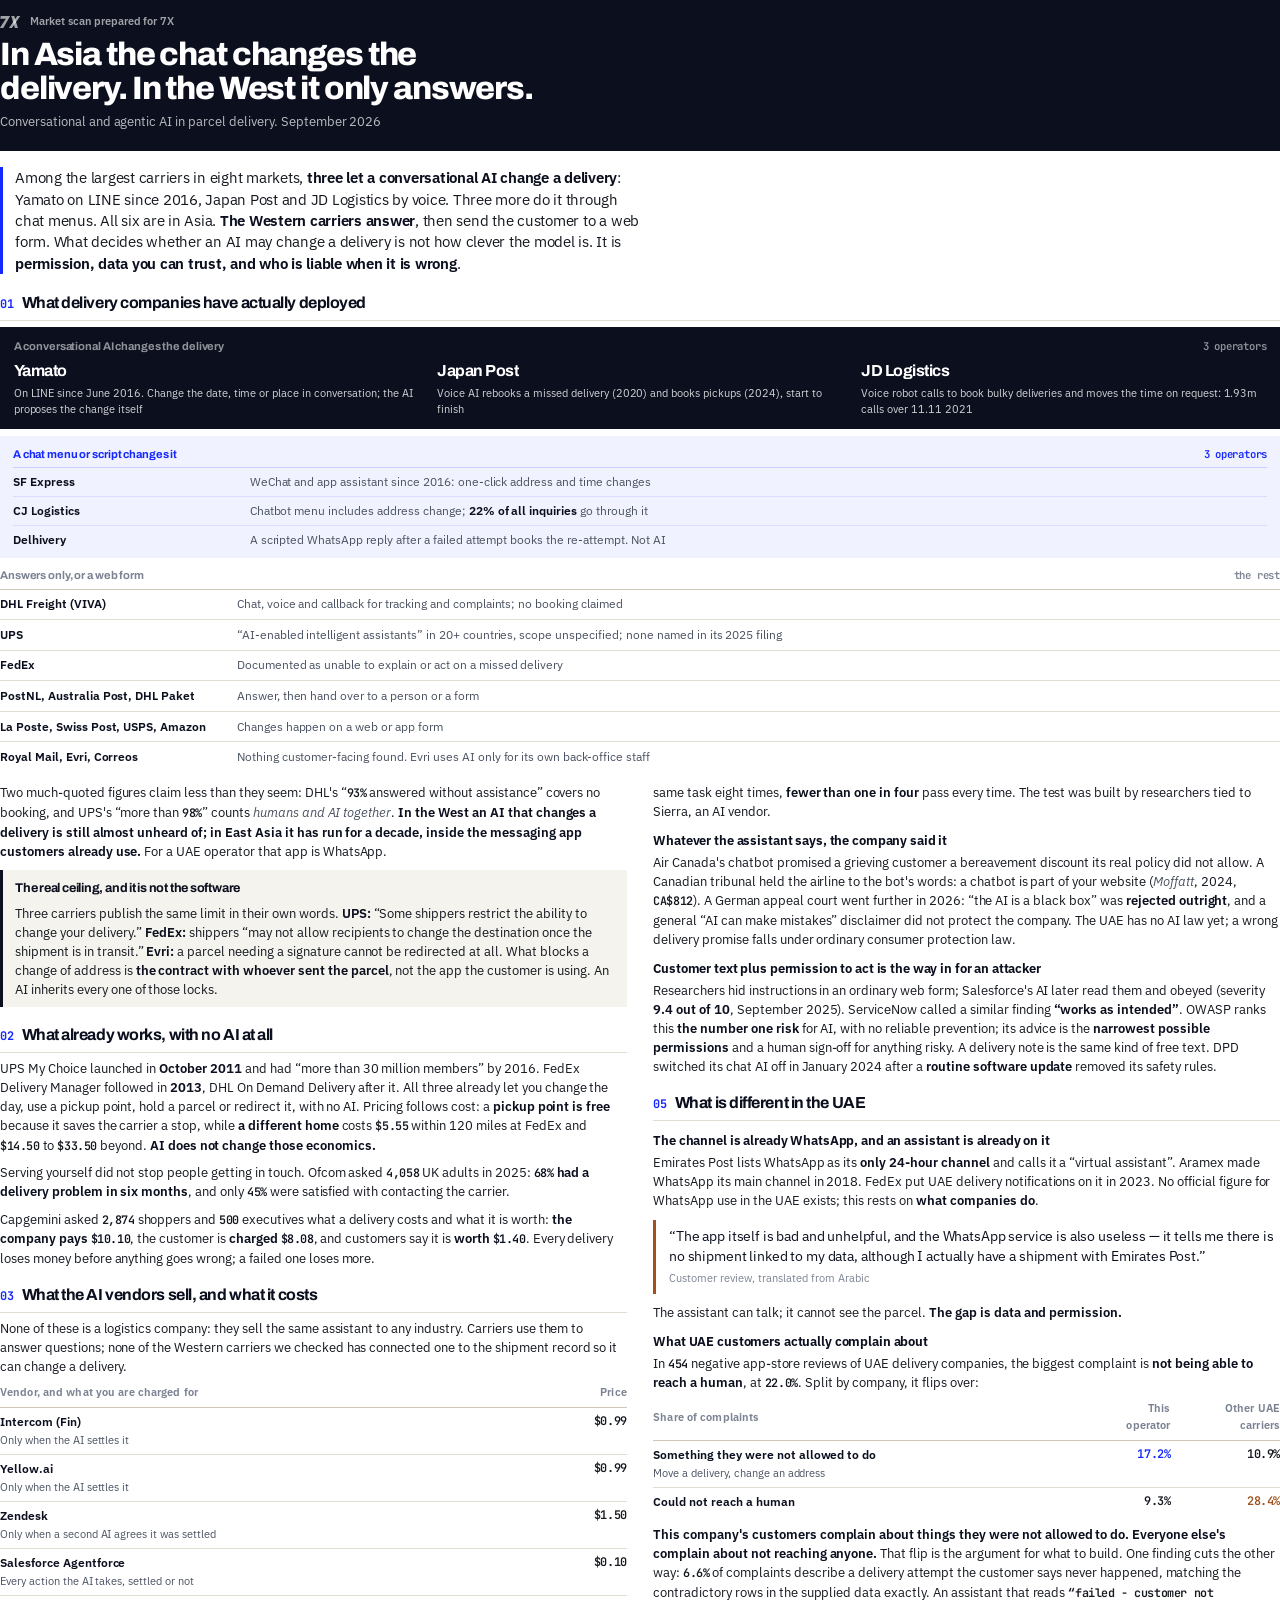
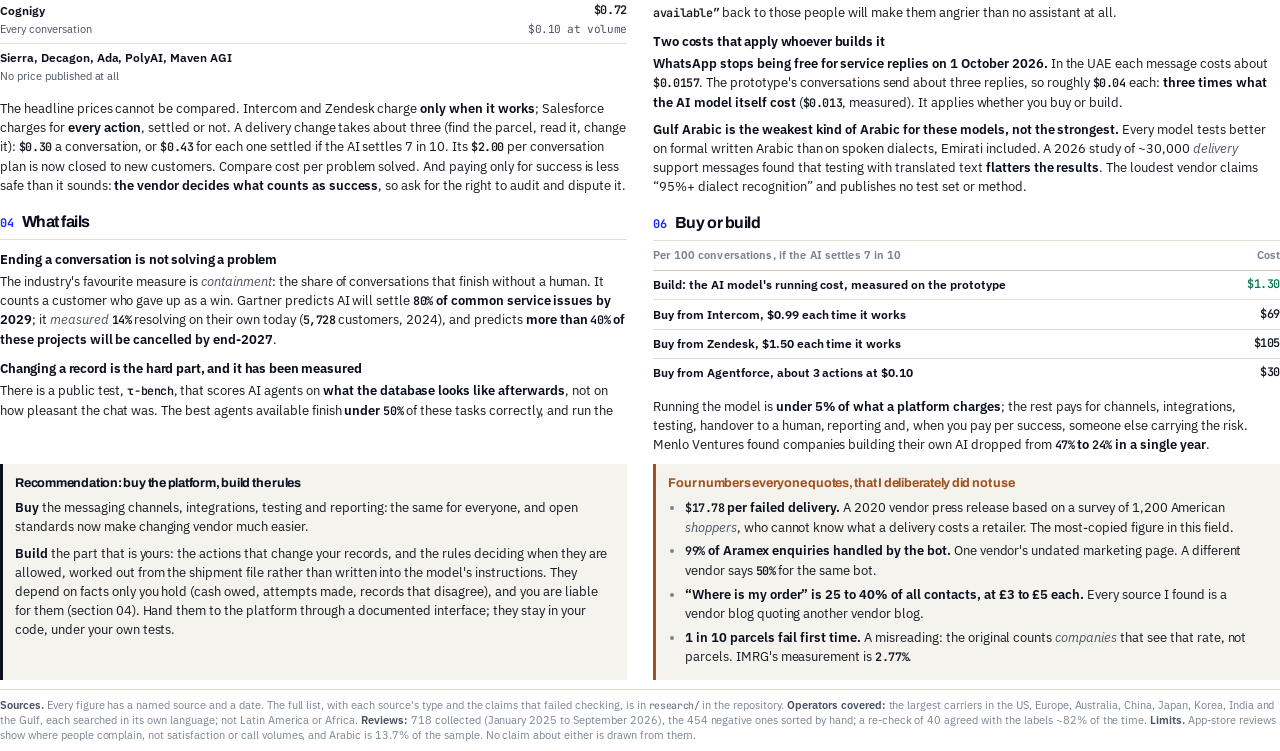
<file: docs/market-scan.html>
<!doctype html>
<html lang="en">
<head>
<meta charset="utf-8">
<title>Market scan: conversational and agentic AI in parcel delivery</title>
<link rel="preconnect" href="https://fonts.googleapis.com">
<link rel="preconnect" href="https://fonts.gstatic.com" crossorigin>
<link rel="stylesheet" href="https://fonts.googleapis.com/css2?family=Archivo:wght@600;700;800&family=IBM+Plex+Sans:wght@400..700&family=JetBrains+Mono:wght@400..700&display=swap">
<style>
/* ============================================================================
   Market scan, printed to PDF at A4.

   Same system as the product it accompanies: Archivo for the display voice,
   IBM Plex Sans for reading, JetBrains Mono for anything that is a figure.
   The page stays white -- this document may be printed, and a full-bleed tint
   is a cartridge tax -- so the paper ground appears only in the pull-outs.

   Two decisions drive the layout, and one measurement drives both.

   1. Two columns, not one. What makes a document tiring is the measure, not
      the point size: the eye has to find the next line. A single column on A4
      is 180mm, which is about 130 characters at this size, nearly twice what
      is comfortable. Narrowing one column would waste a quarter of every page
      and push the document past the brief's three-page cap. Two columns of
      88mm give 62 characters, and let the type go UP to 9.5pt rather than down.

   2. Section 01 is the argument as a shape. The whole document turns on a
      binary -- one operator changes a delivery, eight do not -- so that is one
      solid block against five hairlines, spanning both columns. A reader
      should get the thesis before reading a sentence of it.

   Data that will not survive a narrow column spans the full width; prose never
   does. That split is the rule: columns are for reading, full width is for
   looking things up.
   ============================================================================ */

@page { size: A4; margin: 11mm 14mm 11mm; }

:root {
  --ink:      #0b0f1e;
  --text:     #14181f;
  --soft:     #4a5261;
  --faint:    #7b8393;
  --brand:    #1428ff;
  --paper:    #F5F3EE;
  --rule:     #E2DDD2;
  --rule-2:   #CFC8B9;
  --ok:       #0b7a50;
  --clay:     #a0511f;
}

* { box-sizing: border-box; }

html { -webkit-print-color-adjust: exact; print-color-adjust: exact; }

body {
  margin: 0; background: #fff; color: var(--text);
  font-family: "IBM Plex Sans", system-ui, sans-serif;
  font-size: 9.5pt; line-height: 1.5; letter-spacing: -.002em;
  -webkit-font-smoothing: antialiased;
}

/* ---------------------------------------------------------------- masthead */
.mast {
  background: var(--ink); color: #fff; margin: -2mm -14mm 4.4mm; padding: 5.5mm 14mm 5mm;
}
.mast .kick {
  font-size: 8.4pt; font-weight: 600; color: rgba(255,255,255,.62);
  display: flex; gap: 9px; align-items: center; margin-bottom: 8px;
}
.mast .kick svg { height: 12px; width: auto; }
.mast h1 {
  font-family: Archivo, sans-serif; font-weight: 800; font-size: 24.3pt;
  letter-spacing: -.035em; line-height: 1.04; margin: 0 0 7px; max-width: 18em;
}
.mast .sub { font-size: 9.7pt; color: rgba(255,255,255,.72); margin: 0; }

/* ------------------------------------------------------------ the columns */
/* `balance` evens out the last page only; earlier pages still fill top to bottom.
   `auto` would fill every page and leave the final page badly lopsided. */
.cols { column-count: 2; column-gap: 7mm; column-fill: balance; }
.span { column-span: all; }

/* ---------------------------------------------------------------- the lead */
.lead {
  font-size: 11.6pt; line-height: 1.38; letter-spacing: -.016em; margin: 0 0 4.4mm;
  padding-left: 12px; border-left: 3px solid var(--brand); max-width: 42em;
}
.lead b { font-weight: 640; }

/* ---------------------------------------------------------------- sections */
h2 {
  font-family: Archivo, sans-serif; font-weight: 700; font-size: 12pt;
  letter-spacing: -.028em; margin: 4mm 0 1.6mm; color: var(--ink);
  padding-bottom: 1.4mm; border-bottom: 1px solid var(--rule);
  display: flex; align-items: baseline; gap: 8px; break-after: avoid;
}
h2 .n {
  font-family: "JetBrains Mono", monospace; font-size: 8.9pt; font-weight: 700;
  color: var(--brand); letter-spacing: -.02em;
}
h2.span { margin-top: 2mm; }
h3 { font-size: 9.5pt; font-weight: 660; margin: 2.6mm 0 .8mm; color: var(--ink);
     letter-spacing: -.01em; break-after: avoid; }

/* A heading that drops one word onto a second line looks like an accident. */
h2, h3, .box .lbl, .mast h1 { text-wrap: balance; }
p { margin: 0 0 2mm; }
b, strong { font-weight: 620; color: var(--ink); }
em { font-style: italic; color: var(--soft); }

/* Figures are records: they take the record face wherever they appear inline. */
.f { font-family: "JetBrains Mono", monospace; font-weight: 600; letter-spacing: -.035em;
     font-size: .93em; }

/* ------------------------------------------------- section 01, the binary */
.split { margin: 1mm 0 3mm; break-inside: avoid; }

.tag {
  display: flex; justify-content: space-between; align-items: baseline;
  font-family: Archivo, sans-serif; font-weight: 700; font-size: 8.4pt;
  letter-spacing: -.01em;
}
.tag .ct { font-family: "JetBrains Mono", monospace; font-weight: 600; font-size: 8pt;
           letter-spacing: -.02em; }

/* The one that acts, and the only solid thing on the page after the masthead. */
.acts { background: var(--ink); color: #fff; padding: 3mm 3.6mm 3.2mm; }
.acts .tag { color: rgba(255,255,255,.55); margin-bottom: 2mm; }
.acts .who {
  font-family: Archivo, sans-serif; font-weight: 700; font-size: 15.8pt;
  letter-spacing: -.032em; line-height: 1; margin-bottom: 1.6mm;
}
.acts .what { color: rgba(255,255,255,.82); font-size: 9.1pt; max-width: 52em; }

/* The eight that do not. Hairlines, so the block above carries all the weight. */
/* Tier 1 holds three operators side by side; tier 2 sits between the solid block and the
   hairline rows, in the brand tint, because it acts but through menus rather than conversation. */
.trio { display: grid; grid-template-columns: 1fr 1fr 1fr; gap: 5mm; }
.trio .who { font-size: 12pt; }
.trio .what { font-size: 8.6pt; line-height: 1.4; }
.mid { margin-top: 2mm; background: rgba(20,40,255,.06); padding: 2.4mm 3.4mm 1mm; }
.mid .tag { color: var(--brand); padding-bottom: 1.2mm; border-bottom: 1px solid rgba(20,40,255,.18); }
.mid .row { display: flex; gap: 10px; padding: 1.3mm 0; font-size: 9.1pt;
            border-bottom: 1px solid rgba(20,40,255,.1); }
.mid .row:last-child { border-bottom: none; }
.mid .co { width: 60mm; flex: none; font-weight: 620; color: var(--ink); }
.mid .rec { color: var(--soft); }
.rest { margin-top: 2.4mm; }
.rest .tag { color: var(--faint); padding-bottom: 1.4mm;
             border-bottom: 1px solid var(--rule-2); }
.rest .row { display: flex; gap: 10px; padding: 1.5mm 0; font-size: 9.1pt;
             border-bottom: 1px solid var(--rule); }
.rest .row:last-child { border-bottom: none; }
.rest .co { width: 60mm; flex: none; font-weight: 620; color: var(--ink); }
.rest .rec { color: var(--soft); }

/* ---------------------------------------------------------------- tables */
table { width: 100%; border-collapse: collapse; margin: 1.6mm 0 2.4mm; font-size: 8.9pt; }
/* Short tables stay in one piece. The price list is long enough that keeping it
   whole would push its own heading to the next page and leave a hole behind. */
table.keep { break-inside: avoid; }
/* A table may split between rows, never inside one: a price and the line
   explaining what it buys have to stay on the same page. */
tr { break-inside: avoid; }
thead th {
  text-align: left; font-weight: 640; font-size: 8.3pt; color: var(--faint);
  letter-spacing: .01em; padding: 0 7px 1.6mm 0; border-bottom: 1px solid var(--rule-2);
}
thead th:last-child, td:last-child { padding-right: 0; }
td { padding: 1.4mm 7px 1.4mm 0; border-bottom: 1px solid var(--rule); vertical-align: top; }
tbody tr:last-child td { border-bottom: none; }
td.n { font-family: "JetBrains Mono", monospace; font-weight: 600; letter-spacing: -.035em;
       white-space: nowrap; text-align: right; }
td.w { font-weight: 620; color: var(--ink); }
/* A narrow column cannot carry three text columns, so the second one goes
   underneath the first instead of beside it. */
td .u { display: block; font-weight: 400; color: var(--soft); font-size: .94em;
        margin-top: .3mm; }

/* ---------------------------------------------------------------- pull-outs */
.box {
  background: var(--paper); border-left: 3px solid var(--ink);
  padding: 2.6mm 3.2mm 2.3mm; margin: 2.4mm 0 2.8mm; break-inside: avoid;
}
.box .lbl {
  font-family: Archivo, sans-serif; font-weight: 700; font-size: 9.5pt;
  letter-spacing: -.018em; margin-bottom: 1.4mm; color: var(--ink);
}
.box p:last-child, .box ul:last-child { margin-bottom: 0; }
.box.clay { border-left-color: var(--clay); }
.box.clay .lbl { color: var(--clay); }

/* The two closing pull-outs are a pair: the recommendation, and the numbers the
   recommendation refuses to lean on. Setting them side by side across the full
   width keeps the reading columns above from having to swallow an unbreakable
   block each, which is what left a hole in the page when they were in the flow. */
.closers { display: grid; grid-template-columns: 1fr 1fr; gap: 7mm; margin-top: 2.6mm; }
.closers .box { margin: 0; }

/* The only customer voice in the document, so it is set to be read, not skimmed. */
blockquote {
  margin: 2.6mm 0 2.2mm; padding: 2mm 0 2mm 3.4mm; border-left: 3px solid var(--clay);
  color: var(--ink); font-size: 10.6pt; line-height: 1.38; letter-spacing: -.01em;
}
blockquote .src { display: block; margin-top: 1.4mm; font-size: 8.4pt; color: var(--faint);
                  letter-spacing: 0; }

ul { margin: 0 0 1.8mm; padding-left: 4.4mm; }
li { margin-bottom: 1.2mm; }
li::marker { color: var(--faint); }

/* ---------------------------------------------------------------- footer */
/* Full width at the end: it is a note on the whole document, not on one column,
   and taking it out of the columns lets the two above it even up. */
.foot {
  margin-top: 2.5mm; padding-top: 2mm; border-top: 1px solid var(--rule);
  font-size: 8pt; line-height: 1.42; color: var(--faint); break-inside: avoid;
}
.foot b { color: var(--soft); font-weight: 620; }
</style>
</head>
<body>

<div class="mast">
  <div class="kick">
    <svg viewBox="0 0 56 32" fill="currentColor" aria-hidden="true"><g transform="skewX(-11)">
      <polygon points="2,0 27,0 15,32 6,32 17,7 2,7"/>
      <polygon points="30,0 38,0 54,32 46,32"/>
      <polygon points="46,0 54,0 38,32 30,32"/></g></svg>
    <span>Market scan prepared for 7X</span>
  </div>
  <h1>In Asia the chat changes the delivery. In the West it only answers.</h1>
  <p class="sub">Conversational and agentic AI in parcel delivery. September 2026</p>
</div>

<div class="cols">

<p class="lead span">Among the largest carriers in eight markets, <b>three let a conversational AI
change a delivery</b>: Yamato on LINE since 2016, Japan Post and JD Logistics by voice. Three more
do it through chat menus. All six are in Asia. <b>The Western carriers answer</b>, then send the
customer to a web form. What decides whether an AI may change a delivery is not how clever the
model is. It is <b>permission, data you can trust, and who is liable when it is wrong</b>.</p>

<h2 class="span"><span class="n">01</span> What delivery companies have actually deployed</h2>

<div class="split span">
  <div class="acts">
    <div class="tag"><span>A conversational AI changes the delivery</span><span class="ct">3 operators</span></div>
    <div class="trio">
      <div><div class="who">Yamato</div><div class="what">On LINE since June 2016. Change the date,
        time or place in conversation; the AI proposes the change itself</div></div>
      <div><div class="who">Japan Post</div><div class="what">Voice AI rebooks a missed delivery
        (2020) and books pickups (2024), start to finish</div></div>
      <div><div class="who">JD Logistics</div><div class="what">Voice robot calls to book bulky
        deliveries and moves the time on request: 1.93m calls over 11.11 2021</div></div>
    </div>
  </div>

  <div class="mid">
    <div class="tag"><span>A chat menu or script changes it</span><span class="ct">3 operators</span></div>
    <div class="row"><div class="co">SF Express</div><div class="rec">WeChat and app assistant since
      2016: one-click address and time changes</div></div>
    <div class="row"><div class="co">CJ Logistics</div><div class="rec">Chatbot menu includes address
      change; <b>22% of all inquiries</b> go through it</div></div>
    <div class="row"><div class="co">Delhivery</div><div class="rec">A scripted WhatsApp reply
      after a failed attempt books the re-attempt. Not AI</div></div>
  </div>

  <div class="rest">
    <div class="tag"><span>Answers only, or a web form</span><span class="ct">the rest</span></div>
    <div class="row"><div class="co">DHL Freight (VIVA)</div><div class="rec">Chat, voice and
      callback for tracking and complaints; no booking claimed</div></div>
    <div class="row"><div class="co">UPS</div><div class="rec">“AI-enabled intelligent assistants”
      in 20+ countries, scope unspecified; none named in its 2025 filing</div></div>
    <div class="row"><div class="co">FedEx</div><div class="rec">Documented as unable to
      explain or act on a missed delivery</div></div>
    <div class="row"><div class="co">PostNL, Australia Post, DHL Paket</div><div class="rec">Answer, then
      hand over to a person or a form</div></div>
    <div class="row"><div class="co">La Poste, Swiss Post, USPS, Amazon</div><div class="rec">Changes
      happen on a web or app form</div></div>
    <div class="row"><div class="co">Royal Mail, Evri, Correos</div><div class="rec">Nothing
      customer-facing found. Evri uses AI only for its own back-office staff</div></div>
  </div>
</div>

<p>Two much-quoted figures claim less than they seem: DHL's “<span class="f">93%</span> answered
without assistance” covers no booking, and UPS's “more than <span class="f">98%</span>” counts
<em>humans and AI together</em>. <b>In the West an AI that changes a delivery is still almost
unheard of; in East Asia it has run for a decade, inside the messaging app customers already
use.</b> For a UAE operator that app is WhatsApp.</p>

<div class="box">
  <div class="lbl">The real ceiling, and it is not the software</div>
  <p>Three carriers publish the same limit in their own words. <b>UPS:</b> “Some shippers restrict
  the ability to change your delivery.” <b>FedEx:</b> shippers “may not allow recipients to change
  the destination once the shipment is in transit.” <b>Evri:</b> a parcel needing a signature cannot
  be redirected at all. What blocks a change of address is <b>the contract with whoever sent the
  parcel</b>, not the app the customer is using. An AI inherits every one of those locks.</p>
</div>

<h2><span class="n">02</span> What already works, with no AI at all</h2>

<p>UPS My Choice launched in <b>October 2011</b> and had “more than 30 million members” by 2016.
FedEx Delivery Manager followed in <b>2013</b>, DHL On Demand Delivery after it. All three already
let you change the day, use a pickup point, hold a parcel or redirect it, with no AI. Pricing
follows cost: a <b>pickup point is free</b> because it saves the carrier a stop, while <b>a different
home</b> costs <span class="f">$5.55</span> within 120 miles at
FedEx and <span class="f">$14.50</span> to <span class="f">$33.50</span> beyond. <b>AI does not change
those economics.</b></p>

<p>Serving yourself did not stop people getting in touch. Ofcom asked <span class="f">4,058</span>
UK adults in 2025: <b><span class="f">68%</span> had a delivery problem in six months</b>, and only
<span class="f">45%</span> were satisfied with contacting the carrier.</p>

<p>Capgemini asked <span class="f">2,874</span> shoppers and
<span class="f">500</span> executives what a delivery costs and what it is worth: <b>the company
pays <span class="f">$10.10</span></b>, the customer is <b>charged <span class="f">$8.08</span></b>,
and customers say it is <b>worth <span class="f">$1.40</span></b>. Every delivery loses money
before anything goes wrong; a failed one loses more.</p>

<h2><span class="n">03</span> What the AI vendors sell, and what it costs</h2>

<p>None of these is a logistics company: they sell the same assistant to any industry. Carriers
use them to answer questions; none of the Western carriers we checked has connected one to the
shipment record so it can change a delivery.</p>

<table>
  <thead><tr><th>Vendor, and what you are charged for</th><th style="text-align:right">Price</th></tr></thead>
  <tbody>
    <tr><td class="w">Intercom (Fin)<span class="u">Only when the AI settles it</span></td><td class="n">$0.99</td></tr>
    <tr><td class="w">Yellow.ai<span class="u">Only when the AI settles it</span></td><td class="n">$0.99</td></tr>
    <tr><td class="w">Zendesk<span class="u">Only when a second AI agrees it was settled</span></td><td class="n">$1.50</td></tr>
    <tr><td class="w">Salesforce Agentforce<span class="u">Every action the AI takes, settled or not</span></td><td class="n">$0.10</td></tr>
    <tr><td class="w">Cognigy<span class="u">Every conversation</span></td><td class="n">$0.72<span class="u">$0.10 at volume</span></td></tr>
    <tr><td class="w">Sierra, Decagon, Ada, PolyAI, Maven AGI<span class="u">No price published at all</span></td><td class="n"></td></tr>
  </tbody>
</table>

<p>The headline prices cannot be compared. Intercom and Zendesk charge <b>only when it works</b>; Salesforce charges for
<b>every action</b>, settled or not. A delivery change takes about three (find the parcel, read
it, change it): <span class="f">$0.30</span> a conversation, or <span class="f">$0.43</span> for each
one settled if the AI settles 7 in 10. Its <span class="f">$2.00</span> per conversation plan is now
closed to new customers. Compare cost per problem solved. And paying only
for success is less safe than it sounds: <b>the vendor decides what counts as success</b>, so ask
for the right to audit and dispute it.</p>

<h2><span class="n">04</span> What fails</h2>

<h3>Ending a conversation is not solving a problem</h3>
<p>The industry's favourite measure is <em>containment</em>: the share of conversations that finish
without a human. It counts a customer who gave up as a win. Gartner predicts AI will settle
<b><span class="f">80%</span> of common service issues by 2029</b>; it <em>measured</em>
<b><span class="f">14%</span></b> resolving on their own today (<span class="f">5,728</span>
customers, 2024), and predicts <b>more than <span class="f">40%</span> of these projects will be
cancelled by end-2027</b>.</p>

<h3>Changing a record is the hard part, and it has been measured</h3>
<p>There is a public test, <span class="f">τ-bench</span>, that scores AI agents on <b>what the
database looks like afterwards</b>, not on how pleasant the chat was. The best agents available finish <b>under <span class="f">50%</span></b> of
these tasks correctly, and run the same task eight times, <b>fewer than one in four</b> pass every
time. The test was built by researchers tied to Sierra, an AI vendor.</p>

<h3>Whatever the assistant says, the company said it</h3>
<p>Air Canada's chatbot promised a grieving customer a bereavement discount its real policy did
not allow. A Canadian tribunal held the airline to the bot's words: a chatbot is part of your
website (<em>Moffatt</em>, 2024, <span class="f">CA$812</span>).
A German appeal court went further in 2026: “the AI is a black box” was <b>rejected outright</b>,
and a general “AI can make mistakes” disclaimer did not protect the company. The UAE has no AI law
yet; a wrong delivery promise falls under ordinary consumer protection law.</p>

<h3>Customer text plus permission to act is the way in for an attacker</h3>
<p>Researchers hid instructions in an ordinary web form; Salesforce's AI later read them and
obeyed (severity <b>9.4 out of 10</b>, September 2025). ServiceNow called a similar finding
<b>“works as intended”</b>. OWASP ranks this <b>the number one risk</b> for AI, with no reliable
prevention; its advice is the <b>narrowest possible permissions</b> and a human sign-off for anything
risky. A delivery note is the same kind of free text. DPD switched its chat AI off in January 2024
after a <b>routine software update</b> removed its safety rules.</p>

<h2><span class="n">05</span> What is different in the UAE</h2>

<h3>The channel is already WhatsApp, and an assistant is already on it</h3>
<p>Emirates Post lists WhatsApp as its <b>only 24-hour channel</b> and calls it a “virtual assistant”.
Aramex made WhatsApp its main channel in 2018. FedEx put UAE delivery notifications on it in 2023.
No official figure for WhatsApp use in the UAE exists; this rests on <b>what companies do</b>.</p>

<blockquote>“The app itself is bad and unhelpful, and the WhatsApp service is also useless — it
tells me there is no shipment linked to my data, although I actually have a shipment with Emirates
Post.”<span class="src">Customer review, translated from Arabic</span></blockquote>

<p>The assistant can talk; it cannot see the parcel. <b>The gap is data and permission.</b></p>

<h3>What UAE customers actually complain about</h3>
<p>In <span class="f">454</span> negative app-store reviews of UAE delivery companies, the biggest
complaint is <b>not being able to reach a human</b>, at <span class="f">22.0%</span>. Split by
company, it flips over:</p>

<table class="keep">
  <thead><tr><th>Share of complaints</th><th style="text-align:right">This<br>operator</th><th style="text-align:right">Other UAE<br>carriers</th></tr></thead>
  <tbody>
    <tr><td class="w">Something they were not allowed to do<span class="u">Move a delivery, change an address</span></td><td class="n" style="color:var(--brand)">17.2%</td><td class="n">10.9%</td></tr>
    <tr><td class="w">Could not reach a human</td><td class="n">9.3%</td><td class="n" style="color:var(--clay)">28.4%</td></tr>
  </tbody>
</table>

<p><b>This company's customers complain about things they were not allowed to do. Everyone else's
complain about not reaching anyone.</b> That flip is the argument for what to build. One finding
cuts the other way: <span class="f">6.6%</span> of complaints describe a
delivery attempt the customer says never happened, matching the contradictory rows in the supplied
data exactly. An assistant that reads <span class="f">“failed - customer not available”</span> back
to those people will make them angrier than no assistant at all.</p>

<h3>Two costs that apply whoever builds it</h3>
<p><b>WhatsApp stops being free for service replies on 1 October 2026.</b> In the UAE each message
costs about <span class="f">$0.0157</span>. The prototype's conversations send about three replies,
so roughly <span class="f">$0.04</span> each: <b>three times what the AI model itself cost</b>
(<span class="f">$0.013</span>, measured). It applies whether you buy or build.</p>

<p><b>Gulf Arabic is the weakest kind of Arabic for these models, not the strongest.</b> Every model
tests better on formal written Arabic than on spoken dialects, Emirati included. A 2026 study of ~30,000 <em>delivery</em> support messages found that
testing with translated text <b>flatters the results</b>. The loudest vendor claims “95%+ dialect
recognition” and publishes no test set or method.</p>

<h2><span class="n">06</span> Buy or build</h2>

<table>
  <thead><tr><th>Per 100 conversations, if the AI settles 7 in 10</th><th style="text-align:right">Cost</th></tr></thead>
  <tbody>
    <tr><td class="w">Build: the AI model's running cost, measured on the prototype</td><td class="n" style="color:var(--ok)">$1.30</td></tr>
    <tr><td class="w">Buy from Intercom, $0.99 each time it works</td><td class="n">$69</td></tr>
    <tr><td class="w">Buy from Zendesk, $1.50 each time it works</td><td class="n">$105</td></tr>
    <tr><td class="w">Buy from Agentforce, about 3 actions at $0.10</td><td class="n">$30</td></tr>
  </tbody>
</table>

<p>Running the model is <b>under 5% of what a platform charges</b>; the rest pays for channels,
integrations, testing, handover to a human, reporting and, when you pay per success, someone else
carrying the risk. Menlo
Ventures found companies building their own AI dropped from <b><span class="f">47%</span> to
<span class="f">24%</span> in a single year</b>.</p>

<div class="closers span">

<div class="box">
  <div class="lbl">Recommendation: buy the platform, build the rules</div>
  <p><b>Buy</b> the messaging channels, integrations, testing and reporting: the same for everyone,
  and open standards now make changing vendor much easier.</p>
  <p><b>Build</b> the part that is yours: the actions that change your records, and the rules
  deciding when they are allowed, worked out from the shipment file rather than written into the
  model's instructions. They depend on facts only you hold (cash owed, attempts made, records that
  disagree), and you are liable for them (section 04). Hand them to the platform through a
  documented interface; they stay in your code, under your own tests.</p>
</div>

<div class="box clay">
  <div class="lbl">Four numbers everyone quotes, that I deliberately did not use</div>
  <ul>
    <li><b><span class="f">$17.78</span> per failed delivery.</b> A 2020 vendor press release based
    on a survey of 1,200 American <em>shoppers</em>, who cannot know what a delivery costs a retailer.
    The most-copied figure in this field.</li>
    <li><b><span class="f">99%</span> of Aramex enquiries handled by the bot.</b> One vendor's
    undated marketing page. A different vendor says <span class="f">50%</span> for the same bot.</li>
    <li><b>“Where is my order” is 25 to 40% of all contacts, at £3 to £5 each.</b> Every source I
    found is a vendor blog quoting another vendor blog.</li>
    <li><b>1 in 10 parcels fail first time.</b> A misreading: the original counts
    <em>companies</em> that see that rate, not parcels. IMRG's measurement is
    <span class="f">2.77%</span>.</li>
  </ul>
</div>

</div>

<div class="foot span">
  <b>Sources.</b> Every figure has a named source and a date. The full list, with each source's type
  and the claims that failed checking, is in <span class="f">research/</span> in the repository.
  <b>Operators covered:</b> the largest carriers in the US, Europe, Australia, China, Japan, Korea,
  India and the Gulf, each searched in its own language; not Latin America or Africa.
  <b>Reviews:</b> 718 collected (January 2025 to September 2026), the 454 negative ones sorted by
  hand; a re-check of 40 agreed with the labels ~82% of the time. <b>Limits.</b> App-store reviews show where people complain, not satisfaction or call volumes, and
  Arabic is 13.7% of the sample. No claim about either is drawn from them.
</div>

</div>
</body>
</html>
</file>
